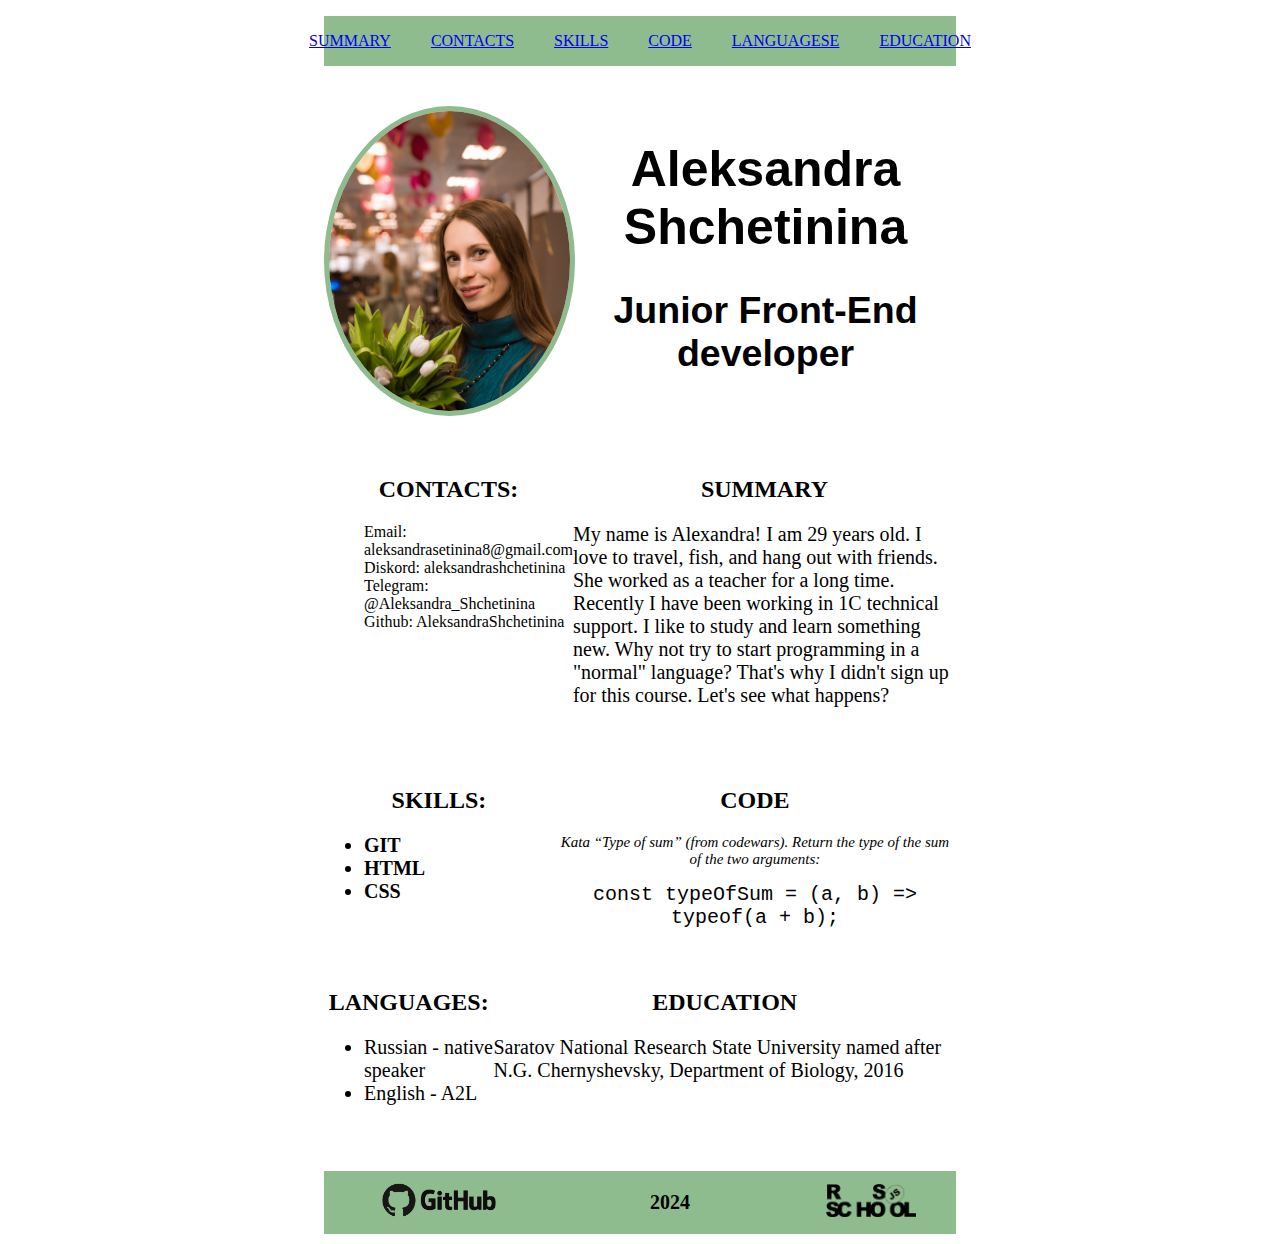
<file: index.html>
<!DOCTYPE html>
<html lang="en">
<head>
    <meta charset="UTF-8">
    <link rel="stylesheet" href="style.css">
    <meta name="viewport" content="width=device-width, initial-scale=1.0">
    <title>Document</title>
</head>
<body class="body">
    <div class="content">
        <header>
            <nav class="nav">
                <ul class="nav-list">
                    <li class="nav-item"><a href="#Summary" class="nav-link">SUMMARY</a></li>
                    <li class="nav-item"><a href="#Contacts" class="nav-link"> CONTACTS</a></li>
                    <li class="nav-item"><a href="#Skills" class="nav-link">SKILLS</a></li>
                    <li class="nav-item"><a href="#Code" class="nav-link">CODE</a></li>
                    <li class="nav-item"><a href="#Languagese" class="nav-link">LANGUAGESE</a></li>
                    <li class="nav-item"><a href="#Education" class="nav-link">EDUCATION</a></li>
                </ul>
            </nav>
        </header>
        <main>
            <div class="container">
                <div class="avatar"><img src="Photo.jpg" alt="my photo" width="300"></div>
                <div class="name">
                    <h1>Aleksandra Shchetinina</h1>
                    <h2>Junior Front-End developer</h2>
                </div>
            </div>
            <div class="container">
                <div class="contacts" id="Contacts">
                    <h2 id="contacts">CONTACTS:</h2>
                    <ul class="contacts-list">
                        <li class="contacts-list-elements">Email: aleksandrasetinina8@gmail.com</li>
                        <li class="contacts-list-elements">Diskord: aleksandrashchetinina</li>
                        <li class="contacts-list-elements">Telegram: @Aleksandra_Shchetinina</li>
                        <li class="contacts-list-elements">Github: AleksandraShchetinina</li>
                    </ul>
                </div>
                
                <div class="Summary" id="Summary">
                    <h2>SUMMARY</h2>
                    <p class="text">My name is Alexandra! I am 29 years old. I love to travel, fish, and hang out with
                        friends. She worked as a teacher for a long time. Recently I have been working in 1C technical
                        support. I like to study and learn something new. Why not try to start programming in a "normal"
                        language? That's why I didn't sign up for this course. Let's see what happens?</p>
                </div>
            </div>
            <div class="container">
                <div class="skills" id="Skills">
                    <h2 id="skills">SKILLS:</h2>
                    <ul class="skills-list">
                        <li class="skills-list-elements">GIT</li>
                        <li class="skills-list-elements">HTML</li>
                        <li class="skills-list-elements">CSS</li>
                    </ul>
                </div>
                <div class="code" id="Code">
                    <h2>CODE</h2>
                    <p class="Kata">Kata “Type of sum” (from codewars). Return the type of the sum of the two arguments:</p>
                    <code class="myCode">
                            const typeOfSum = (a, b) => typeof(a + b);
                    </code>
                </div>
            </div>
            <div class="container">
                <div class="languagese" id="Languagese">
                    <h2 id="language">LANGUAGES:</h2>
                    <ul class="language-list">
                        <li class="language-list-elements">Russian - native speaker</li>
                        <li class="language-list-elements">English - A2L</li>
                    </ul>
                </div>
                <div class="education" id="Education">
                    <h2>EDUCATION</h2>
                    <p class="text">Saratov National Research State University named after N.G. Chernyshevsky,
                        Department of Biology, 2016</p>
                </div>
            </div>
        </main>
    </div>
    <footer>
        <div class="footer">
            <a class="git" href="https://github.com/AleksandraShchetinina"><img src="github.png" alt="logo GitHub"
                    width="150"></a>
            <p class="year">2024</p>
            <a class="logo" href="https://rs.school/courses/javascript-preschool-ru"><img src="logo.png" alt="logo" width="90"></a>
        </div>
    </footer>
</body>
</html>
</file>
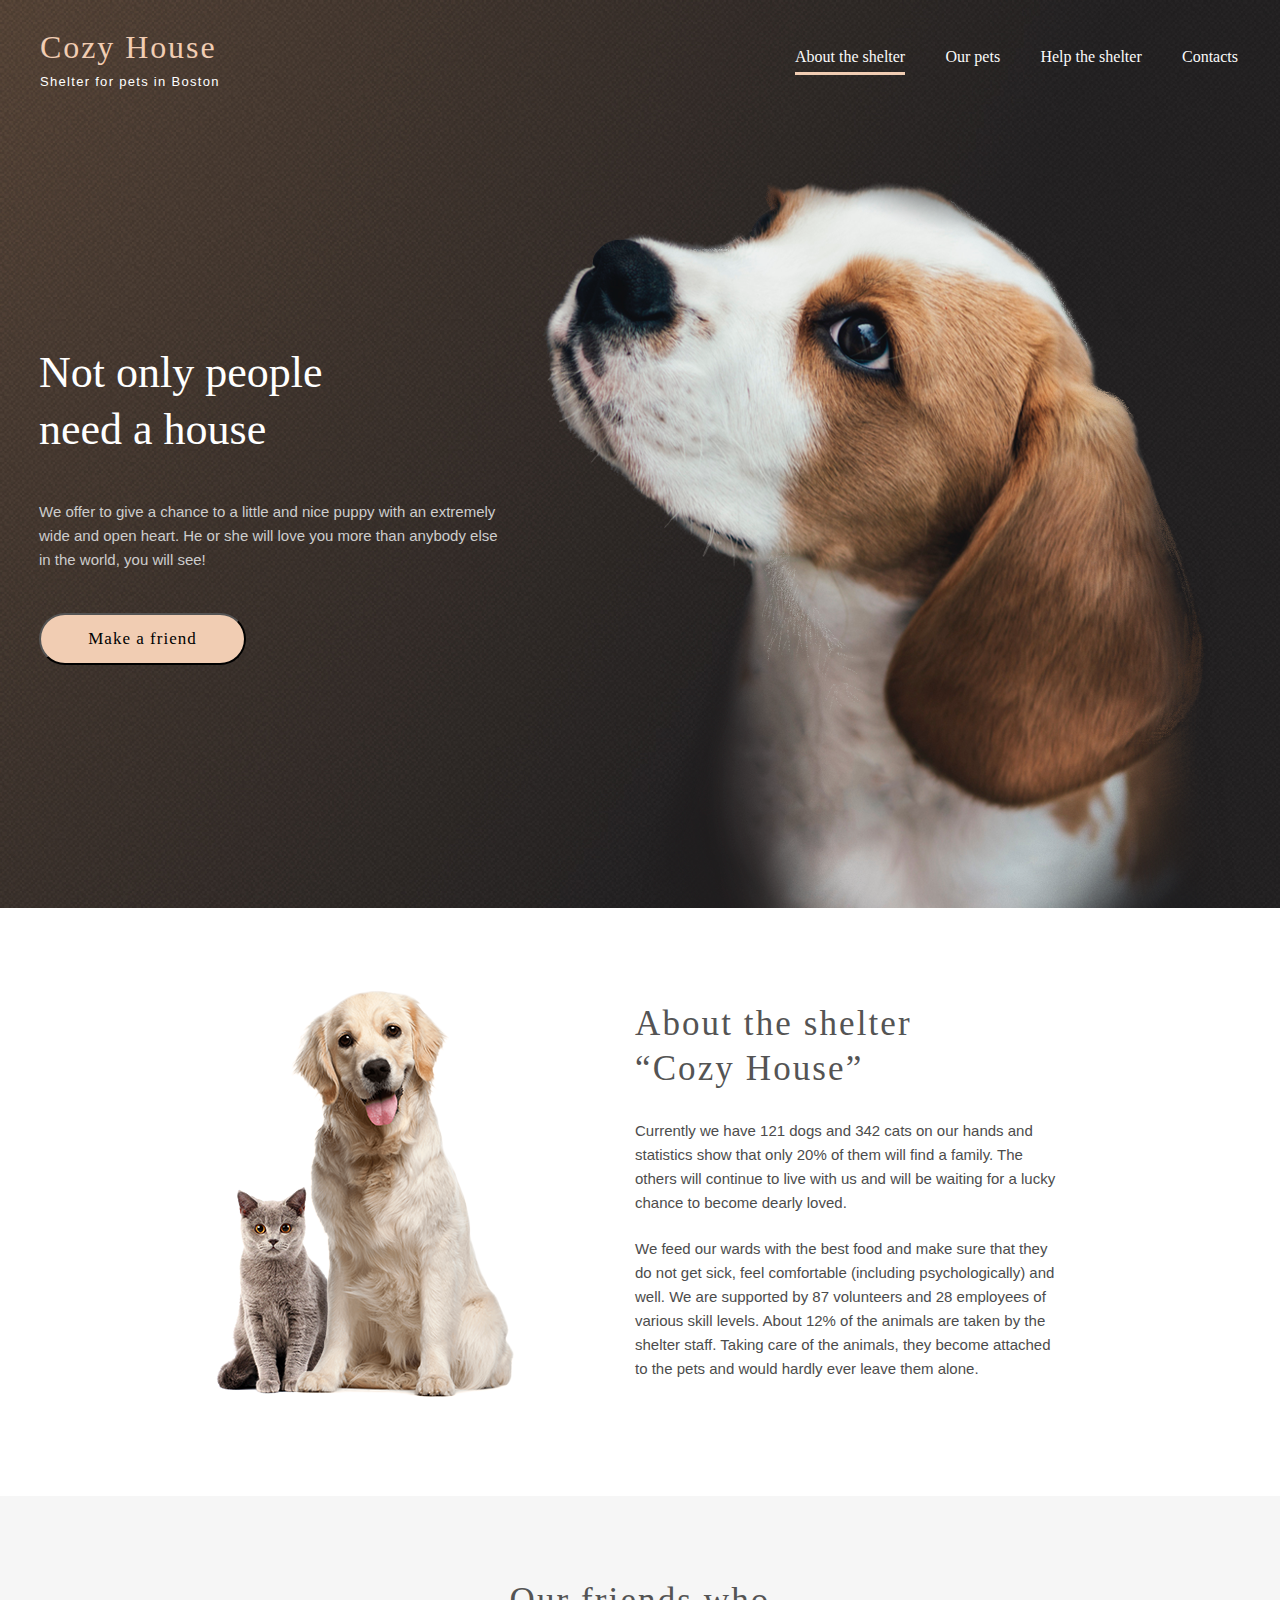
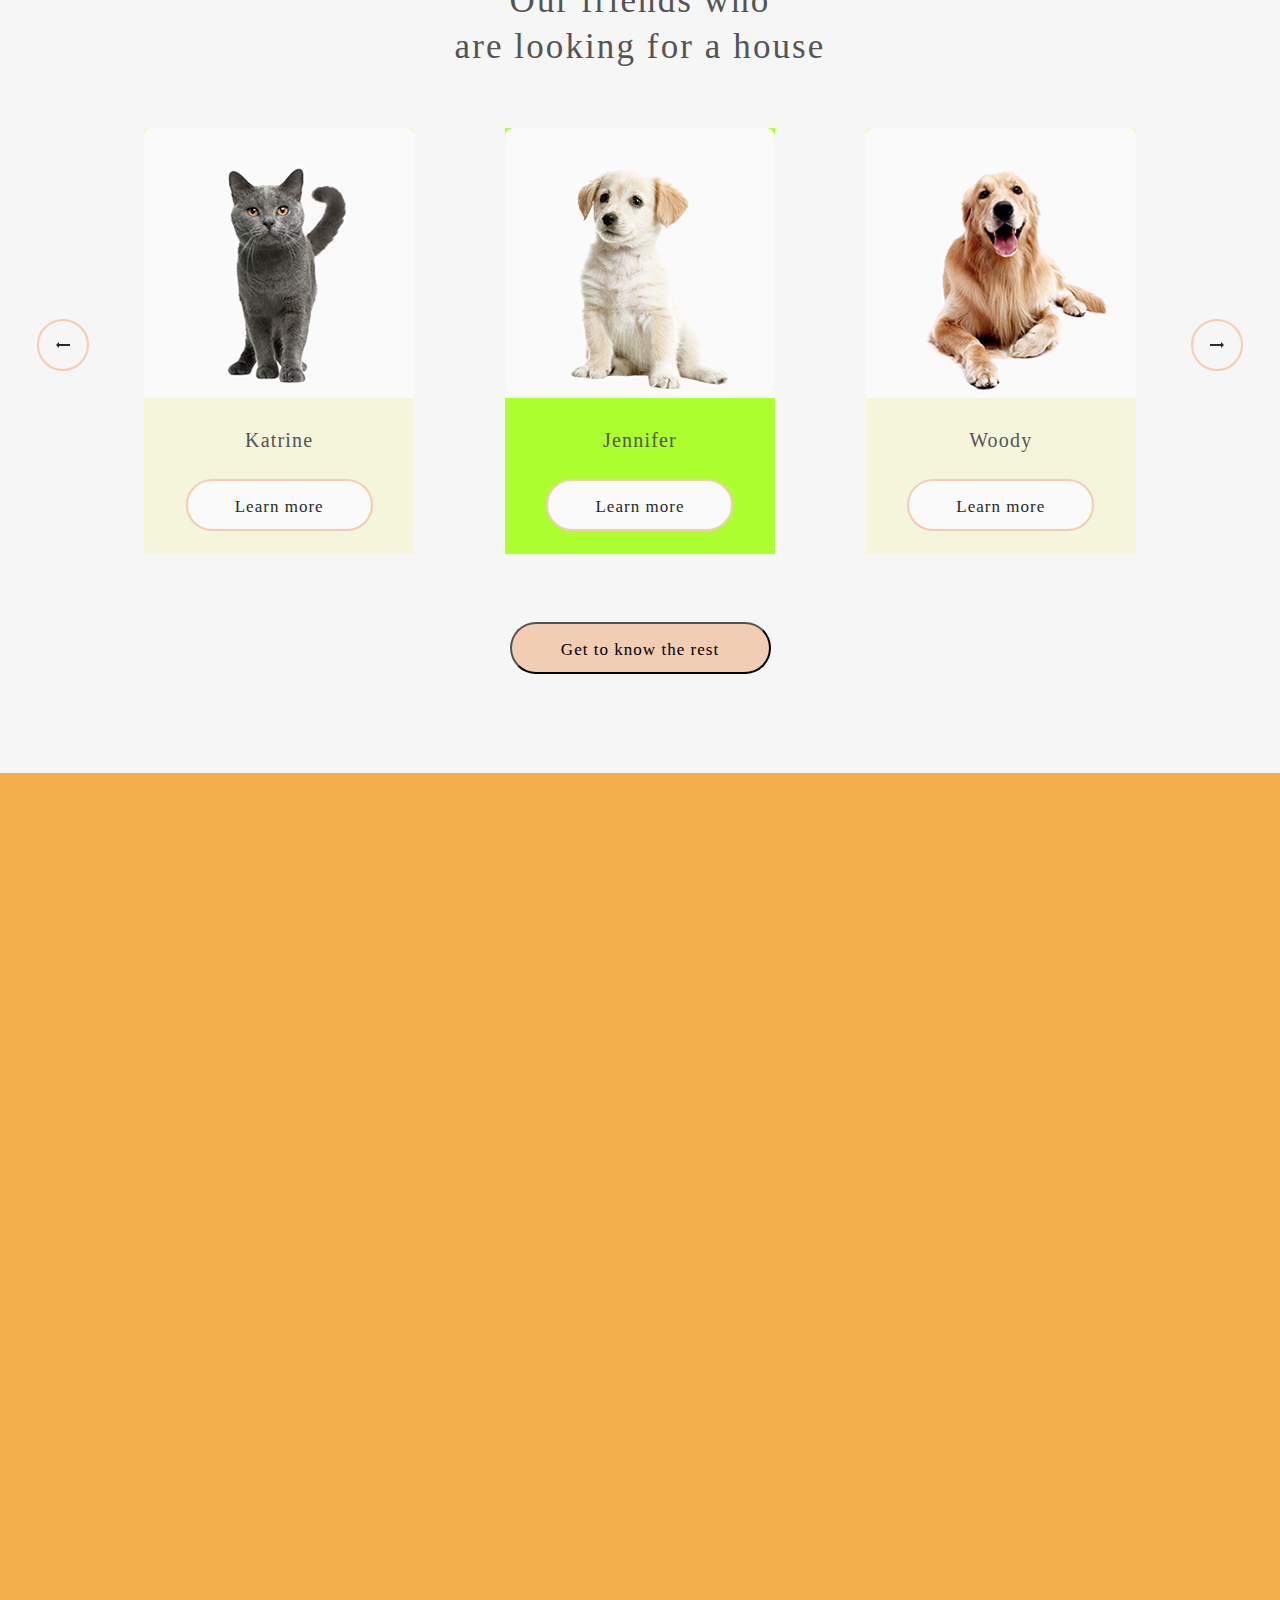
<file: shelter/index.html>
<!DOCTYPE html>
<html lang="en">

<head>
    <meta charset="UTF-8">
    <link rel="stylesheet" href="style.css">
    <meta name="viewport" content="width=device-width, initial-scale=1.0">
    <title>Document</title>
</head>

<body>
    <div class="container">
        <section class="start-screen">
            <header class="header">
                <div class="logo">
                    <h1 class="logo-title">Cozy House</h1>
                    <span class="logo-subtitle">Shelter for pets in Boston</span>
                </div>
                <nav class="nav-menu">
                    <ul class="nav-list">
                        <li class="nav-item-active">About the shelter</li>
                        <li class="nav-item">Our pets</li>
                        <li class="nav-item">Help the shelter</li>
                        <li class="nav-item">Contacts</li>
                    </ul>
                </nav>
            </header>
            <div class="start-screen-content">
                <section class="content">
                    <h2 class="heading">Not only people need a house</h2>
                    <p class="subheading">We offer to give a chance to a little and nice puppy with an extremely wide
                        and open heart. He or she will love you more than anybody else in the world, you will see!</p>
                    <button class="button-primary">Make a friend</button>
                </section>
                <img class="start-screen-puppy" src="img/start-screen-puppy.png" alt="dog">
            </div>
        </section>
        <section class="about">
            <section class="about-content">
                <img src="img/about-pets.png" alt="">
                <section class="about-content-text">
                    <h3 class="about-heading">About the shelter “Cozy House”</h3>
                    <p class="about-subheading">Currently we have 121 dogs and 342 cats on our hands and statistics show that only 20% of them will find a family. The others will continue to live with us and will be waiting for a lucky chance to become dearly loved.</p>
                    <p class="about-subheading">We feed our wards with the best food and make sure that they do not get sick, feel comfortable (including psychologically) and well. We are supported by 87 volunteers and 28 employees of various skill levels. About 12% of the animals are taken by the shelter staff. Taking care of the animals, they become attached to the pets and would hardly ever leave them alone.</p>
                </section>
            </section>
        </section>
        <section class="pets">
            <div class="pets-content">
                <h3 class="pets-heading">Our friends who<br>
                    are looking for a house</h3>
                <section class="slider">
                    <div class="button-arrow-left">
                        <img src="img/Arrow.png" alt="arrow">
                    </div>
                    <div class="pets-card">
                        <div class="card-img">
                            <img src="img/pets-katrine.png" alt="cat katrine">
                        </div>
                        <h4 class="card-text">Katrine</h4>
                        <button class="card-button">Learn more</button>
                    </div>
                    <div class="pets-card center">
                        <div class="card-img">
                            <img src="img/pets-jennifer.png" alt="cat katrine">
                        </div>
                        <h4 class="card-text">Jennifer</h4>
                        <button class="card-button">Learn more</button>
                    </div>
                    <div class="pets-card">
                        <div class="card-img">
                            <img src="img/pets-woody.png" alt="cat katrine">
                        </div>
                        <h4 class="card-text">Woody</h4>
                        <button class="card-button">Learn more</button>
                    </div>
                    <div class="button-arrow-right">
                        <img src="img/Arrow (1).png" alt="arrow">
                </div>
                </section>
                <button class="card-button-primary">Get to know the rest</button>
            </div>
        </section>
        <section class="help">

        </section>

    </div>
</body>

</html>
</file>
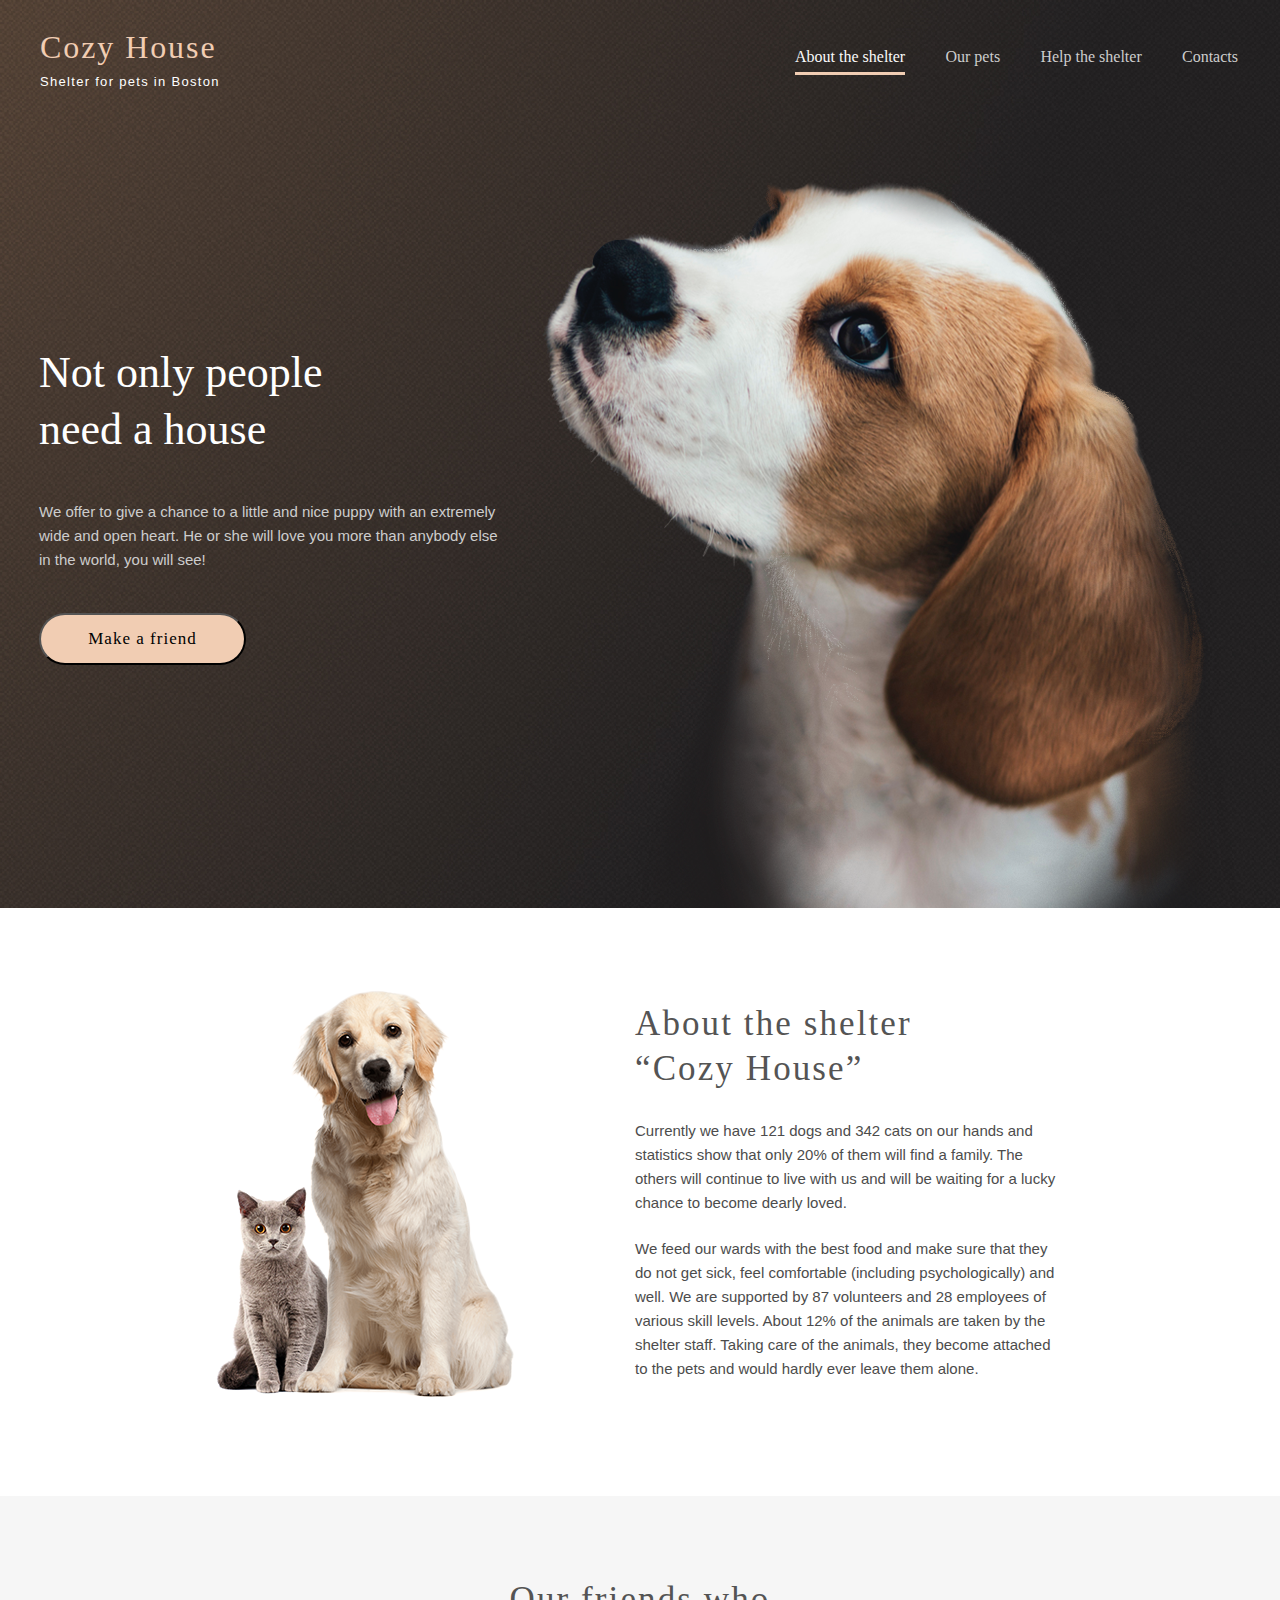
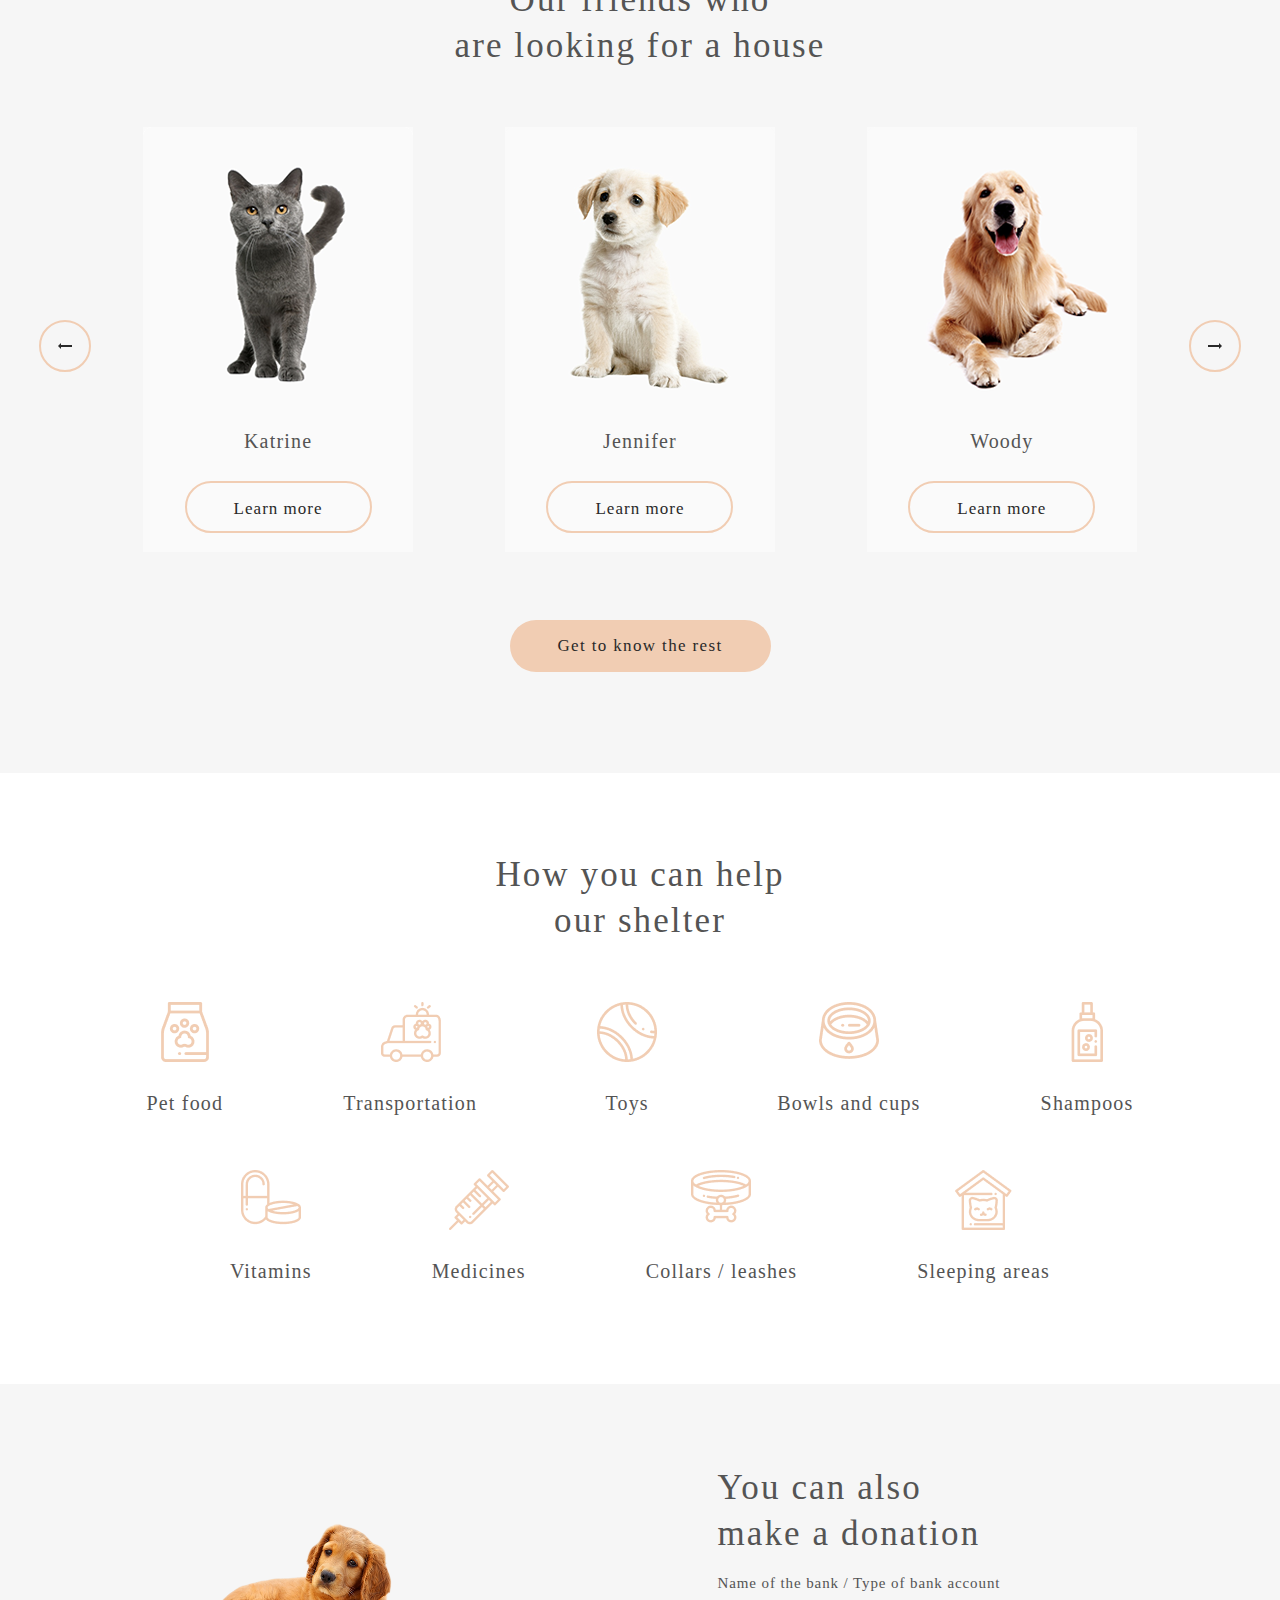
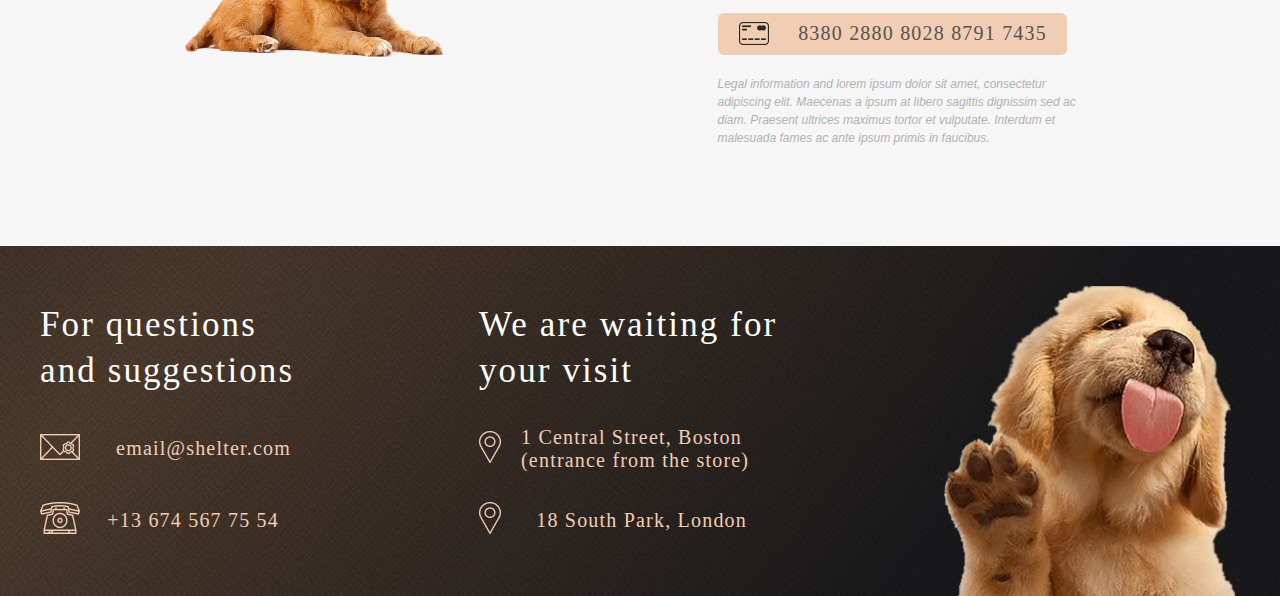
<file: shelter/main-1280/index.html>
<!DOCTYPE html>
<html lang="en">

<head>
    <meta charset="UTF-8">
    <link rel="stylesheet" href="style.css">
    <link rel="icon" href="img/sleeping-area.png">
    <meta name="viewport" content="width=device-width, initial-scale=1.0">
    <title>Shelter-part2</title>
</head>

<body>
    <div class="container">
        <section class="start-screen">
            <header class="header">
                <div class="logo">
                    <h1 class="logo-title"><a href="#" class="link-logo-title">Cozy House</a></h1>
                    <span class="logo-subtitle"><a href="#" class="link-logo-subtitle">Shelter for pets in
                            Boston</a></span>
                </div>

                <div class="burger-menu">
                    <div class="burger-line"></div>
                    <div class="burger-line"></div>
                    <div class="burger-line"></div>
                </div>

                    <nav class="nav-menu">
                        <ul class="nav-list">
                            <li class="nav-item active ">About the shelter</li>
                            <li class="nav-item">
                                <a href="../pets-1280/index.html" class="nav-link">Our pets</a>
                            </li>
                            <li class="nav-item">
                                <a href="#Help" class="nav-link">Help the shelter</a>
                            </li>
                            <li class="nav-item">
                                <a href="#Contacts" class="nav-link">Contacts</a>
                            </li>
                        </ul>

                    </nav>
            </header>

            <div class="start-screen-content">
                <section class="content">
                    <h2 class="heading">Not only people need a house</h2>
                    <p class="subheading">We offer to give a chance to a little and nice puppy with an extremely wide
                        and open heart. He or she will love you more than anybody else in the world, you will see!</p>
                    <button class="button-primary" onclick="window.location.href='#Our_pets'">Make a friend</button>
                </section>
                <img class="start-screen-puppy" src="img/start-screen-puppy.png" alt="dog">
            </div>
        </section>
        <div class="about" id="About">
            <div class="about-content">
                <img class="about-pets" src="img/about-pets.png" alt="pets">
                <section class="about-content-text">
                    <h3 class="about-heading">About the shelter “Cozy House”</h3>
                    <p class="about-subheading">Currently we have 121 dogs and 342 cats on our hands and statistics show
                        that only 20% of them will find a family. The others will continue to live with us and will be
                        waiting for a lucky chance to become dearly loved.</p>
                    <p class="about-subheading">We feed our wards with the best food and make sure that they do not get
                        sick, feel comfortable (including psychologically) and well. We are supported by 87 volunteers
                        and 28 employees of various skill levels. About 12% of the animals are taken by the shelter
                        staff. Taking care of the animals, they become attached to the pets and would hardly ever leave
                        them alone.</p>
                </section>
            </div>
        </div>
        <section class="pets" id="Our_pets">
            <div class="pets-content">
                <h3 class="pets-heading">Our friends who<br>
                    are looking for a house</h3>
                <section class="slider">
                    <div class="button-arrow-left">
                        <img src="img/Arrow.png" alt="arrow">
                    </div>

                    <div class="visible-slider">

                        <div class="pets-card">
                            <div class="card-img">
                                <img src="img/pets-katrine.png" alt="cat katrine">
                            </div>
                            <h4 class="card-text">Katrine</h4>
                            <button class="card-button">Learn more</button>
                        </div>

                        <div class="pets-card center">
                            <div class="card-img">
                                <img src="img/pets-jennifer.png" alt="cat katrine">
                            </div>
                            <h4 class="card-text">Jennifer</h4>
                            <button class="card-button">Learn more</button>
                        </div>

                        <div class="pets-card">
                            <div class="card-img">
                                <img src="img/pets-woody.png" alt="cat katrine">
                            </div>
                            <h4 class="card-text">Woody</h4>
                            <button class="card-button">Learn more</button>
                        </div>

                    </div>

                    <div class="button-arrow-right">
                        <img src="img/Arrow-two.png" alt="arrow">
                    </div>
                </section>
                <button class="card-button-primary" onclick="location.href='../pets-1280/index.html';">Get to know the
                    rest</button>
            </div>
        </section>
        <section class="help" id="Help">
            <h3 class="help-heading">How you can help<br>
                our shelter</h3>
            <div class="help-list">
                <div class="help-item">
                    <img src="img/Vector.png" alt="pet food">
                    <h4 class="help-item-title">Pet food</h4>
                </div>
                <div class="help-item">
                    <img src="img/transportation.png" alt="Transtortation">
                    <h4 class="help-item-title">Transportation</h4>
                </div>
                <div class="help-item">
                    <img src="img/toys.png" alt="Toys">
                    <h4 class="help-item-title">Toys</h4>
                </div>
                <div class="help-item">
                    <img src="img/bowls-and-cups.png" alt="Bowls and cups">
                    <h4 class="help-item-title">Bowls and cups</h4>
                </div>
                <div class="help-item">
                    <img src="img/shampoos.png" alt="Shampoos">
                    <h4 class="help-item-title">Shampoos</h4>
                </div>
                <div class="help-item">
                    <img src="img/vitamins.png" alt="Vitamins">
                    <h4 class="help-item-title">Vitamins</h4>
                </div>
                <div class="help-item">
                    <img src="img/medicines.png" alt="Medicines">
                    <h4 class="help-item-title">Medicines</h4>
                </div>
                <div class="help-item">
                    <img src="img/collars-or-leashes.png" alt="Collars / leashes">
                    <h4 class="help-item-title">Collars / leashes</h4>
                </div>
                <div class="help-item">
                    <img src="img/sleeping-area.png" alt="Sleeping areas">
                    <h4 class="help-item-title">Sleeping areas</h4>
                </div>
            </div>
        </section>
        <section class="donation">
            <div class="donation-content">
                <img class="donation-dog" src="img/donation-dog.png" alt="donation dog">
                <div class="donation-content-text">
                    <h3 class="donation-content-heading">You can also <br> make a donation</h3>
                    <h5 class="donation-subheading">Name of the bank / Type of bank account</h5>
                    <div class="credit-card">
                        <img src="img/credit-card.png" alt="credit card">
                        <h4 class="number-card"><a href="#" class="link-number-card">8380 2880 8028 8791 7435</a></h4>
                    </div>
                    <p class="donation-legal-information">Legal information and lorem ipsum dolor sit amet, consectetur
                        adipiscing elit. Maecenas a ipsum at libero sagittis dignissim sed ac diam. Praesent ultrices
                        maximus tortor et vulputate. Interdum et malesuada fames ac ante ipsum primis in faucibus.</p>
                </div>
            </div>
        </section>
        <footer class="footer" id="Contacts">
            <div class="footer-content">
                <div class="footer-contacts">
                    <h3 class="footer-contact-title">For questions <br> and suggestions</h3>
                    <div class="mail">
                        <a href="mailto:email@shelter.com"><img src="img/mail.png" alt="mail"> </a>
                        <h4>
                            <a href="mailto:email@shelter.com" class="footer-text">email@shelter.com </a>
                        </h4>

                    </div>
                    <div class="footer-phone">
                        <a href="tel:+136745677554">
                            <img src="img/phone.png" alt="phone">
                        </a>
                        <h4><a href="tel:+136745677554" class="footer-phone-number">+13 674 567 75 54</a></h4>
                    </div>
                </div>
                <div class="location">
                    <h3 class="footer-contact-title">We are waiting for your visit</h3>
                    <div class="location-boston">
                        <a href="https://www.google.com/maps/@42.3584369,-71.0569448,16z?entry=ttu" target="_blank">
                            <img src="img/pin.png" alt="pin">
                        </a>
                        <a href="https://www.google.com/maps/@42.3584369,-71.0569448,16z?entry=ttu" target="_blank"
                            class="link-location">
                            <h4 class="footer-text-boston">1 Central Street, Boston (entrance from the store)</h4>
                        </a>
                    </div>
                    <div class="location-london">
                        <a href="https://www.google.com/maps/@51.462099,-0.3134949,12z?entry=ttu" target="_blank">
                            <img src="img/pin.png" alt="pin">
                        </a>

                        <a href="https://www.google.com/maps/@51.462099,-0.3134949,12z?entry=ttu" target="_blank"
                            class="link-location">
                            <h4 class="footer-text">18 South Park, London</h4>
                        </a>
                    </div>
                </div>
                <img class="fotter-puppe" src="img/footer-puppy.png" alt="puppy">
            </div>
        </footer>
    </div>
</body>

</html>
</file>
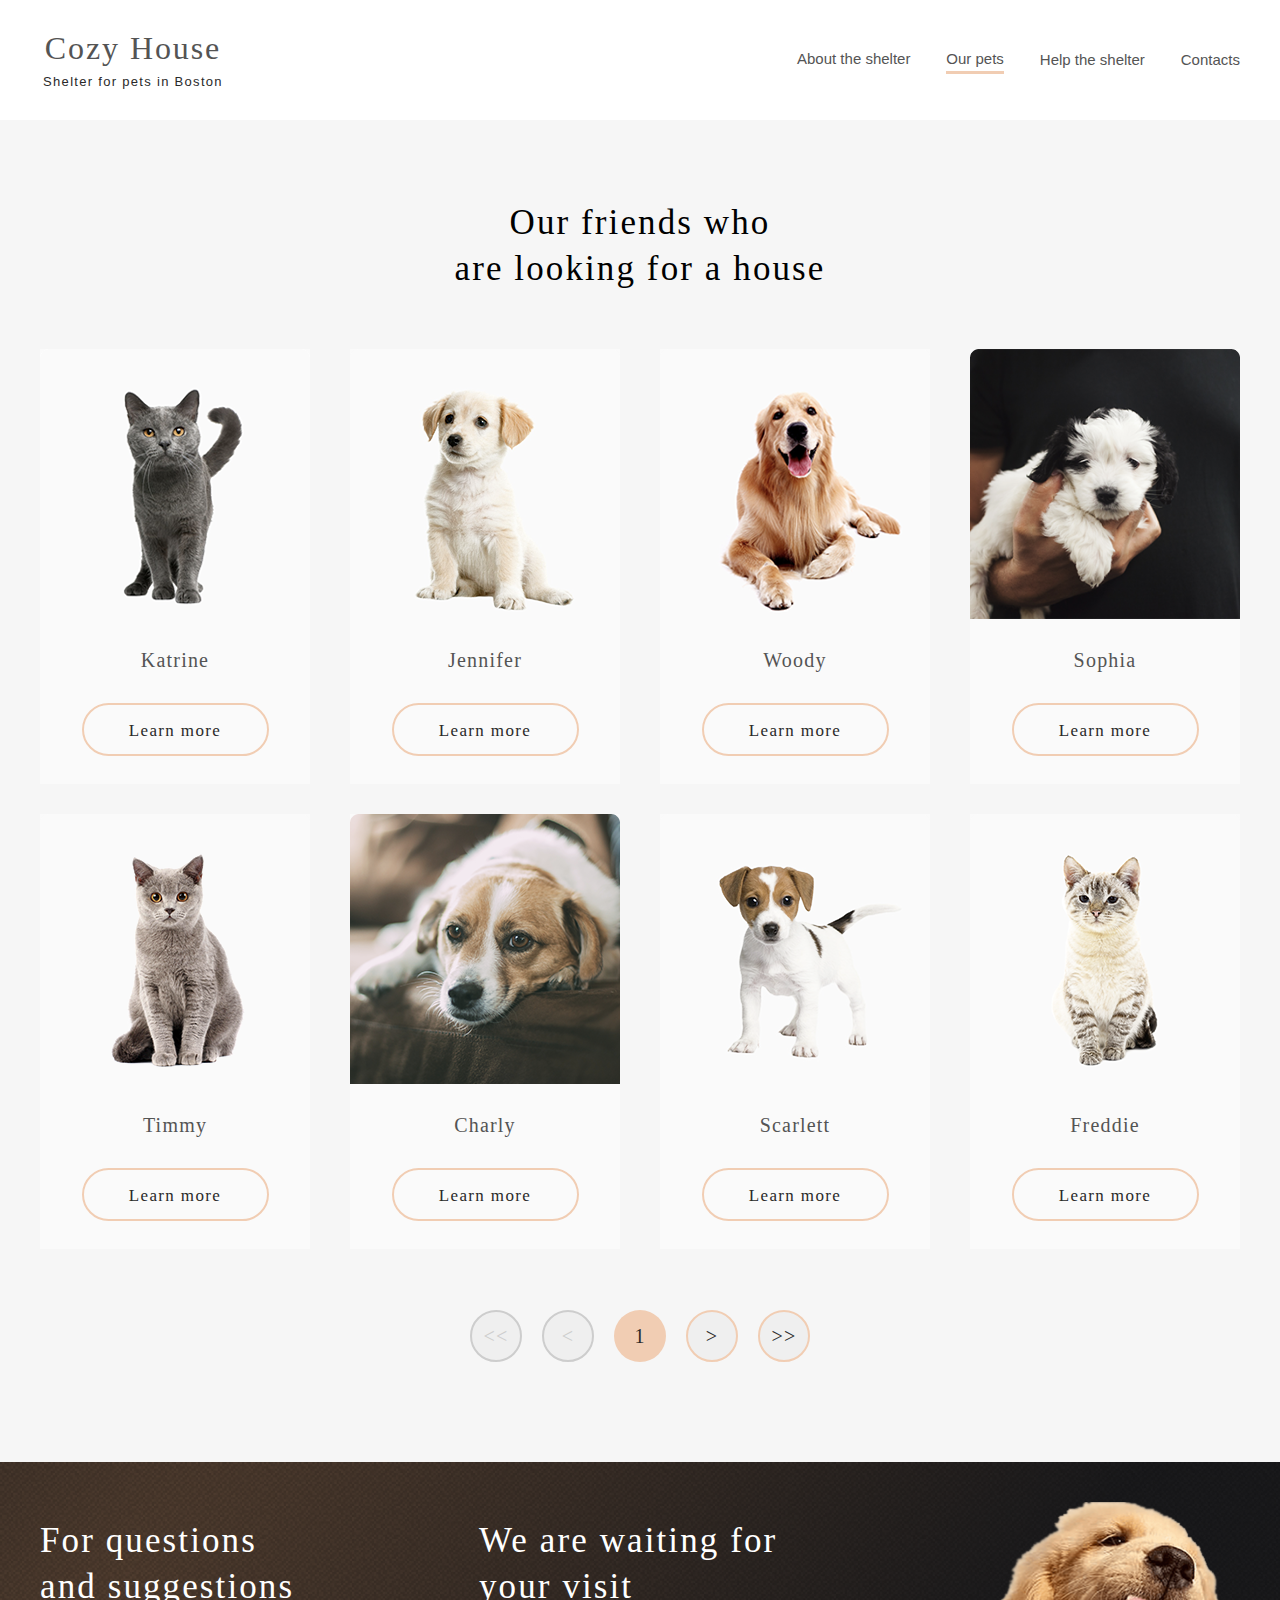
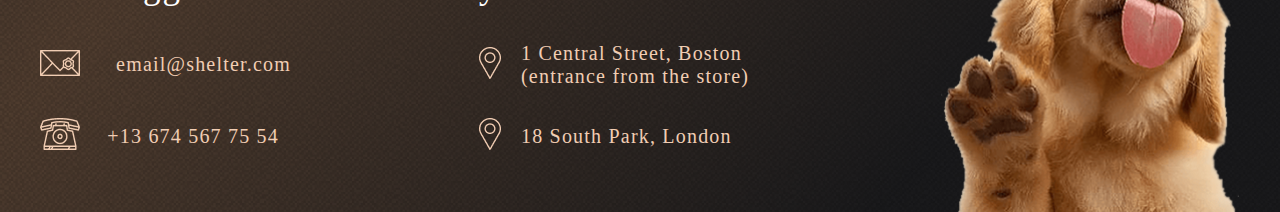
<file: shelter/pets-1280/index.html>
<!DOCTYPE html>
<html lang="en">
<head>
    <meta charset="UTF-8">
    <link rel="stylesheet" href="style.css">
    <link rel="icon" href="img/sleeping-area.png">
    <meta name="viewport" content="width=device-width, initial-scale=1.0">
    <title>Pets</title>
</head>
<body>
    <div class="container">
        <section class="header-container">
            <header class="header">
                <div class="logo">
                    <h1>
                        <a href="/shelter/main-1280/index.html" class="logo-title">Cozy House</a>
                    </h1>
                    <span>
                        <a href="/shelter/main-1280/index.html"  class="logo-subtitle">Shelter for pets in Boston</a>
                    </span>
                </div>

                <div class="burger-menu">
                    <div class="burger-line"></div>
                    <div class="burger-line"></div>
                    <div class="burger-line"></div>
                </div>

                <nav class="nav-menu">
                    <ul class="nav-list">
                        <li class="nav-item">
                            <a href="/shelter/main-1280/index.html" class="nav-link"
                            >About the shelter</a></li>
                        <li class="nav-item-active">Our pets</li>
                        <li>
                            <a href="/shelter/main-1280/index.html#Help" class="nav-item">Help the shelter</a>
                        </li>
                        <li>
                            <a href="#Contacts" class="nav-item">Contacts</a></li>
                    </ul>
                </nav>
            </header>
        </section>
        <section class="pets">
            <div class="pets-content">
                <h3 class="pets-heading">Our friends who <br>
                    are looking for a house</h3>
                    <div class="cards-container">
                        <div class="visible-slider">
                            <div class="cards">
                        <div class="card-content">
                            <img src="img/pets-katrine.png" alt="cat_Katrine">
                            <h4 class="pet-card-title">Katrine</h4>
                            <button class="pet-card-button">Learn more</button>
                        </div>
                        <div class="card-content">
                            <img src="img/pets-jennifer.png" alt="dog_Jennifer">
                            <h4 class="pet-card-title">Jennifer</h4>
                            <button class="pet-card-button">Learn more</button>
                        </div>
                        <div class="card-content">
                            <img src="img/pets-woody.png" alt="dog_Woody">
                            <h4 class="pet-card-title">Woody</h4>
                            <button class="pet-card-button">Learn more</button>
                        </div>
                        <div class="card-content">
                            <img src="img/pets-sophia.png" alt="dog_Sophia">
                            <h4 class="pet-card-title">Sophia</h4>
                            <button class="pet-card-button">Learn more</button>
                        </div>
                        <div class="card-content">
                            <img src="img/pets-timmy.png" alt="cat_Timmy">
                            <h4 class="pet-card-title">Timmy</h4>
                            <button class="pet-card-button">Learn more</button>
                        </div>
                        <div class="card-content">
                            <img src="img/pets-charly.png" alt="dog_Charly">
                            <h4 class="pet-card-title">Charly</h4>
                            <button class="pet-card-button">Learn more</button>
                        </div>
                        <div class="card-content">
                            <img src="img/pets-scarlet.png" alt="cat_Scarlett">
                            <h4 class="pet-card-title">Scarlett</h4>
                            <button class="pet-card-button">Learn more</button>
                        </div>
                        <div class="card-content">
                            <img src="img/pets-Freddie.png" alt="dog_Freddie">
                            <h4 class="pet-card-title">Freddie</h4>
                            <button class="pet-card-button">Learn more</button>
                        </div>
                    </div>
                </div>
                </div>
                    <div class="pet-navigation">
                        <button class="button-paginator-inactive">&lt;&lt;</button>
                        <button class="button-paginator-inactive">&lt;</button>
                        <button class="button-paginator-active">1</button>
                        <button class="button-paginator">></button>
                        <button class="button-paginator">>></button>
                    </div>
                </div>
        </section>
        <footer class="footer" id="Contacts">
            <div class="footer-content">
                <div class="contacts">
                    <h3 class="contacts-title">For questions <br> and suggestions</h3>
                    <div class="mail">
                        <a href="mailto:email@shelter.com"><img src="img/mail.png" alt="mail"></a>
                        <h4><a href="mailto:email@shelter.com" class="contact-text">email@shelter.com</a></h4>
                    </div>
                    <div class="phone">
                        <a href="tel:+136745677554"><img src="img/phone.png" alt="phone"></a>
                        <h4>
                            <a href="tel:+136745677554" class="contact-phone">+13 674 567 75 54</a>
                        </h4>
                    </div>
                </div>
                <div class="location">
                    <h3 class="contacts-title">We are waiting for your visit</h3>
                    <div class="boston">
                        <a href="https://www.google.com/maps/@42.3584369,-71.0569448,16z?entry=ttu" target="_blank">
                        <img src="img/pin.png" alt="location"></a>
                        <a href="https://www.google.com/maps/@42.3584369,-71.0569448,16z?entry=ttu" target="_blank" class="link-location">
                        <h4 class="text-location">1 Central Street, Boston (entrance from the store)</h4>
                        </a>
                    </div>
                    <div class="london">
                        <a href="https://www.google.com/maps/@51.462099,-0.3134949,12z?entry=ttu" target="_blank">
                        <img src="img/pin.png" alt="location"></a>
                        <a href="https://www.google.com/maps/@51.462099,-0.3134949,12z?entry=ttu" target="_blank" class="link-location">
                            <h4 class="text-location">18 South Park, London</h4></a>
                    </div>
                </div>
                <img class="footer-puppy" src="img/footer-puppy.png" alt="dog">
            </div>
            
        </footer>

    </div>
    
</body>
</html>
</file>
<file: style.css>
.html {
    scroll-behavior: smooth;
}

.content {
    margin: auto;
    width: 50%;
    min-height: 100vh;
}

.nav {
    background-color: darkseagreen;
}

.nav-list {
    list-style: none;
    display: flex;
    justify-content: center;
    align-items: center;
    padding: 0;

}

.nav-link {
    padding: 0 20px;
    line-height: 50px;
}

.container {
    display: flex;
    justify-content: center;
    margin-top: 40px;

}

.avatar {
    position: relative;
    border-radius: 50%;
    border: 5px solid darkseagreen;
    width: 300px;
    height: 300px;
    overflow: hidden;
}

.name {
    width: 75%;
    font-size: 25px;
    font-family: 'Lucida Sans', 'Lucida Sans Regular', 'Lucida Grande', 'Lucida Sans Unicode', Geneva, Verdana, sans-serif;
    text-align: center;
}

.contacts {
    width: 40%;
    text-align: center;
}

.contacts-list {
    text-align: center;

}

.contacts-list-elements {
    list-style: none;
    text-align: left;
    font-size: 16px;
}

.Summary {
    width: 70%;
    text-align: center;
}

.text {
    font-size: 20px;
    text-align: left;
}

.skills {
    width: 40%;
    text-align: center;
}

.skills-list {
    text-align: center;
}

.skills-list-elements {
    text-align: left;
    font-size: 20px;
    font-weight: bold;
}

.Kata {
    font-size: 15px;
    font-style: italic;
}

.code {
    width: 70%;
    text-align: center;
}

.myCode {
    font-size: 20px;
}

.languagese {
    width: 50%;
    text-align: center;

}

.language-list {
    text-align: center;
}

.language-list-elements {
    text-align: left;
    font-size: 20px;
}

.education {
    text-align: center;
}

.footer {
    display: flex;
    justify-content: space-between;
    margin: auto;
    margin-top: 50px;
    width: 50%;
    background-color: darkseagreen;
    text-align: center;
    font-weight: bold;
}

.logo {
    margin-right: 40px;
    align-content: center;
}

.git {
    margin-left: 40px;
    align-content: center;
}

.year {
    font-weight: bold;
    font-size: 20px;
}
</file>
<file: shelter/style.css>
* {
    margin: 0;
    padding: 0;
    box-sizing: border-box;
}
.container{
    width: 1280px;
    height: 4000px;
    margin: 0 auto;
    background-color: rgb(243, 175, 74);
}

.start-screen{
    display: flex;
    flex-direction: column;
    background: url(img/start-screen-background.jpg);
    background-image: url(img/start-screen-gradient-background.jpg);   
}

.header{
    width: 1200px;
    height: 60px;
    margin: 40px;
    margin-top: 30px;
    display: flex;
    justify-content: space-between;
}

.logo{
    display: flex;
    flex-direction: column;
    justify-content: space-between;
    width: 186px; 
    height: 60px;
}

.logo-title{
    font-family: Georgia;
    font-size: 32px;
    margin: 0;
    line-height: 35.2px;
    font-weight: 400;
    letter-spacing: 0.06em;
    color: #F1CDB3;
}

.logo-subtitle{
    font-family: Arial;
    font-size: 13px;
    line-height: 14.95px;
    font-weight: 400;
    letter-spacing: 0.1em;
    color:#FFFFFF;
}
.nav-menu{
    padding: 18px 2px;
}
.nav-list{
    display: flex;
    justify-content: space-between;
    width: 443px;
    height: 27px;

    list-style: none;

}
.nav-item{
   color: #FAFAFA;

}
.nav-item-active{
    border-bottom: 3px solid #F1CDB3;
    color: #FAFAFA; 
}

.start-screen-content{
    display: flex;
    justify-content: space-between;
    width: 100%;
    height: 728px;
    padding: 50px 40px 0px 39px;
    margin-bottom: 50px;
}
.content{
    display: flex;
    justify-content: space-between;
    flex-direction: column;
    width: 460px;
    height: 321px;
    margin-top: 164px;
}
.heading{
    width: 310px;
    height: 114px;
    font-family: Georgia;
    font-size: 44px;
    line-height: 57.2px;
    color: #FFFFFF;
    font-weight: 400;
}
.subheading{
    width: 460px;
    height: 72px;
    font-family: Arial;
    font-weight: 400;
    font-size: 15px;
    line-height: 24px;
    color: #CDCDCD;
}
.button-primary{
    width: 207px;
    height: 52px;
    border-radius: 100px;
    background-color: #F1CDB3;
    color: #000;
    font-family: GeorgiaRegular;
    font-size: 17px;
    font-weight: 500;
    line-height: 22.1px;
    letter-spacing: 0.06em;
}
.start-screen-puppy{
    width: 698px;
    height: 728px;
}
.about{
    width: 100%;
    height: 588px;
    display: flex;
    align-items: center;
    background-color: #FFFFFF
}
.about-content{
    width: 100%;
    height: 408px;
    display: flex;
    justify-content: space-between;
    padding: 0px 215px;
    background-color: #FFFFFF;
    margin-bottom: 17px;
}
.about-content-text{
    width: 430px;
    height: 380px;
}
.about-heading{
    width: 370px;
    height: 90px;
    font-family: Georgia;
    font-size: 35px;
    font-weight: 400;
    line-height: 45.5px;
    letter-spacing: 0.06em;
    margin: 11px 0 28px;
    color: #545454;
}
.about-subheading{
    width: 430px;
    font-family: Arial;
    font-weight: 400;
    font-size: 15px;
    line-height: 24px;
    color: #4C4C4C;
    margin-top: 22px;
}
.pets{
    width: 100%;
    height: 877px;
    padding-top: 5px;
    background-color: #F6F6F6;
}
.pets-content{
    display: flex;
    align-items: center;
    flex-direction: column;
    justify-content: space-around;
    width: 93,75%;
    height: 877px;
    padding-top: 7px;
}

.pets-heading{
    font-family: Georgia;
    font-size: 35px;
    line-height: 45.5px;
    font-weight: 400;
    letter-spacing: 0.06em;
    color: #545454;
    text-align: center;
    padding-top: 70px;
    margin-bottom: 59px;
}
.slider{
    width: 100%;
    height: 435px;
    display: flex;
    justify-content: space-around;
    align-items: center;
    margin-bottom: 68px;
    padding: 0px 0px;   
}

.pets-card{
    display: flex;
    flex-direction: column;
    justify-content: space-between;
    height: 100%;
    align-items: center;
    background-color: beige;   
}
 .pets-card.center{
background-color: greenyellow;
margin: 0 36px;
}

.button-arrow-left{
    width: 52px;
    height: 52px;
    border-radius: 100px;
    border: 2px solid #F1CDB3;
    display: flex;
    justify-content: center;
    align-items: center;
    margin-left: 10px;
    margin-top: 7px;
}
.button-arrow-right{
    width: 52px;
    height: 52px;
    border-radius: 100px;
    border: 2px solid #F1CDB3;
    display: flex;
    justify-content: center;
    align-items: center;
    margin-right: 10px;
    margin-top: 7px;
}
.pets-img{
    width: 270px;
    height: 270px;
}

.card-text{
    font-family: Georgia;
    font-size: 20px;
    font-weight: 400;
    line-height: 22.72px;
    line-height: 23px;
    letter-spacing: 0.06em;
    color: #545454;
    text-align: center;
}

.card-button{
    width: 187px;
    height: 52px;
    border-radius: 100px;
    border: 2px solid #F1CDB3;
    padding: 15px 45px;
    color: #292929;
    font-size: 17px;
    font-family: GeorgiaRehular;
    line-height: 22.1px;
    letter-spacing: 0.06em;
    font-weight: 400;
    background-color: #FAFAFA;
    margin-bottom: 23px;
}
.card-button-primary{
    width: 261px;
    height: 52px;
    border-radius: 100px;
    background-color:#F1CDB3 ;
    padding: 15px 45px;
    font-size: 17px;
    font-family: GeorgiaRegular;
    line-height: 22.1px;
    letter-spacing: 0.06em;
    font-weight: 400;
    text-align: center;
    margin-bottom: 104px;
}
.help{
    width: 100%;
    height: 611px;
}
</file>
<file: shelter/main-1280/style.css>
* {
    margin: 0;
    padding: 0;
    box-sizing: border-box;
}

html {
    scroll-behavior: smooth;

}

.container {
    max-width: 1280px;
    margin: 0 auto;
}

/*----------------------------------------------------------start-screen------------------------------------------------------------------*/
.start-screen {
    width: 100%;
    display: flex;
    flex-direction: column;
    background: url(img/start-screen-background.jpg);
    background-image: url(img/start-screen-gradient-background.jpg);
}

@media (max-width: 1279px) {
    .start-screen {
        width: 100%;
        height: auto;
        background-size: 100% 100%;
    }

}  
@media (max-width: 767px) {
    .start-screen {
        align-items: center;
    }

}  

    @media (max-width: 400px) {
        .start-screen {
            width: 100%;
            height: 823px;
            background-size: 100% 100%;
        }
    }


.header {
    width: 1200px;
    height: 60px;
    margin: 40px;
    margin-top: 30px;
    display: flex;
    justify-content: space-between;
}

@media (max-width: 1279px) {
    .header {
        width: calc(100% - 60px);
        margin: 30px;
        margin-bottom: 0;
    }
}

@media (max-width: 400px) {
    .header {
        width: calc(100% - 20px);
        margin-left: 20px;
        margin-top: 30px;
    }
}

.logo {
    display: flex;
    flex-direction: column;
    justify-content: space-between;
    width: 186px;
    height: 60px;
}

.logo-title {
    font-family: Georgia;
    font-size: 32px;
    margin: 0;
    line-height: 35.2px;
    font-weight: 400;
    letter-spacing: 0.06em;
    color: #F1CDB3;
}

.logo-subtitle {
    font-family: Arial;
    font-style: normal;
    font-size: 13px;
    line-height: 14.95px;
    font-weight: 400;
    letter-spacing: 0.1em;
    color: #FFFFFF;

}

.link-logo-title {
    text-decoration: none;
    color: #F1CDB3;
}

.link-logo-subtitle {
    text-decoration: none;
    color: #FFFFFF;
}

.nav-link {
    text-decoration: none;
    color: #CDCDCD;
}

.nav-menu {
    padding: 18px 2px;
}

.nav-list {
    display: flex;
    justify-content: space-between;
    width: 443px;
    height: 27px;
    list-style: none;
}

.nav-item {
    color: #CDCDCD;
    transition: .3s all ease-in-out;
}

.nav-item :hover {
    cursor: pointer;
    color: #FAFAFA;
    transition: .3s all ease-in-out;

}

.active {
    border-bottom: 3px solid #F1CDB3;
    color: #FAFAFA;
}

.burger-menu {
    display: none;

}

.burger-line {
    height: 2px;
    width: 30px;
    background: #F1CDB3;

}

.start-screen-puppy {
    width: 698px;
    height: 728px;

}

@media (max-width: 1279px) {
    .start-screen-puppy {
        margin-top: 100px;
        margin-left: auto;
        margin-right: 0;
        width: 569px;
        height: 593px;

    }
}

@media (max-width: 768px) {

    .start-screen-puppy {
        width: 569px;
        height: 593px;
        margin-right: 0;
        margin-top: 100px;
        margin-left: 133px;
    }
}

@media (max-width: 767px) {

    /* .content {
            max-width: 460px;
            height: 322px;
            margin-top: 0;
        } */
        

    .start-screen-puppy {
        width: 369px;
        height: 393px;
        margin-right: 0;
        margin-top: 0;
        margin-left: 0;
    }
}


.start-screen-content {
    display: flex;
    justify-content: space-between;
    width: 100%;
    height: 728px;
    padding: 50px 40px 0px 39px;
    margin-bottom: 50px;
}


@media (max-width: 1279px) {
    .start-screen-content {
        width: calc(100% - 60px);
        flex-wrap: wrap;
        justify-content: center;
        height: auto;
    }
}

@media (max-width: 768px) {
    .start-screen-content {
        width: 569px;
        height: 1025px;
        margin-left: 99px;
        margin-top: 0px;
    }
}
@media (max-width: 767px) {
    .start-screen-content {
        width: 100%;
        height: 1025px;
        margin-left: 0;
        margin-top: 0px;
    }
}


@media (max-width: 400px) {
    .start-screen-content {
        width: 320px;
        height: 823px;
        margin: 0 auto;
        margin-top: 0px;
    }
}

.content {
    display: flex;
    justify-content: space-between;
    flex-direction: column;
    width: 460px;
    height: 321px;
    margin-top: 164px;
}



@media (max-width: 768px) {
    .content {
        max-width: 460px;
        height: 322px;
        margin-top: 9px;

    }
}



@media (max-width: 767px) {
    .content {
        max-width: 300px;
        height: 296px;
        align-items: center;
        margin-top: 10px;

    }
}

.heading {
    width: 310px;
    height: 114px;
    font-family: Georgia;
    font-size: 44px;
    line-height: 57.2px;
    color: #FFFFFF;
    font-weight: 400;

}

.subheading {
    width: 460px;
    height: 72px;
    font-family: Arial;
    font-weight: 400;
    font-size: 15px;
    line-height: 24px;
    color: #CDCDCD;
}

.button-primary {
    width: 207px;
    height: 52px;
    border-radius: 100px;
    background-color: #F1CDB3;
    color: #000;
    font-family: Georgia;
    font-size: 17px;
    font-weight: 500;
    line-height: 22.1px;
    letter-spacing: 0.06em;
}

@media (max-width: 1279px) {
    .button-primary {
        margin: 0 auto;
    }
}

@media (max-width: 712px) {
    .nav-menu {
        width: 0;
        height: 0;
        display: none;
    }

    .burger-menu {
        display: flex;
        justify-content: space-between;
        flex-direction: column;
        width: 30px;
        height: 22px;
        margin-right: 22px;
        margin-top: 18px;
    }
}




@media(max-width: 488px){
    .subheading {
        width: 300px;
        height: 94px;
    }

}

@media (max-width: 400px) {
    .start-screen-content {
        width: 300px;
        height: 673px;
        text-align: center;

    }

    .heading {
        width: 260px;
        height: 64px;
        font-size: 25px;
        line-height: 35.2px;
        letter-spacing: 0.06em;
        text-align: center;
        margin-bottom: 1px;
    }


    .start-screen-puppy {
        width: 260px;
        height: 271px;
        margin-top: 105px;
        margin-left: 37px;
    }
}

/*----------------------------------------------------------about------------------------------------------------------------------*/

.about {
    width: 100%;
    height: 588px;
    display: flex;
    align-items: center;
    background-color: #FFFFFF
}

@media (max-width: 1279px) {
    .about {
        width: auto
    }
}

@media (max-width: 768px) {
    .about {
        width: 768px;
        height: 1048px;
        padding-top: 61px;
        justify-content: center;
    }
}

@media (max-width: 767px) {
    .about {
        padding-top: 0px;
        width: 100%;
    }
}

.about-content {
    width: 100%;
    height: 408px;
    display: flex;
    justify-content: space-between;
    padding: 0px 215px;
    background-color: #FFFFFF;
    margin-bottom: 17px;
}

@media (max-width: 1279px) {
    .about-content {
        flex-direction: row;
        align-items: center;
        padding: 0 5%;

    }
}

.about-heading {
    width: 370px;
    height: 90px;
    font-family: Georgia;
    font-size: 35px;
    font-weight: 400;
    line-height: 45.5px;
    letter-spacing: 0.06em;
    margin: 11px 0 28px;
    color: #545454;
}

@media (max-width: 768px) {
    .about-content {
        flex-direction: column-reverse;
        padding: 0px 215px;
        width: 437px;
        height: 868px;
        margin-bottom: 85px;
        margin-left: 3px;
      
    }

    .about-heading {
        margin: 0 0 26px
    }

    .about-content-text p.about-subheading:nth-child(3) {
        margin-top: 24px;
    }

}

.about-content-text {
    width: 430px;
    height: 380px;
}

.about-subheading {
    width: 430px;
    font-family: Arial;
    font-weight: 400;
    font-size: 15px;
    line-height: 24px;
    color: #4C4C4C;
    margin-top: 22px;
}

.about-pets {
    height: 408px;
    width: 300px;
}

@media (max-width: 768px) {
    .about-pets {
        width: 300px;
        height: 408px;
    }
}

@media (max-width: 400px) {
    .about {
        width: 100%;
        height: 974px;
        padding-top: 85px;
    }

    .about-content {
        width: 300px;
        height: auto;
       padding: 0;
    }

    .about-content-text {
        display: flex;
        flex-direction: column;
        width: 270px;
        height: 494px;
        align-items: center;
        text-align: justify;
        margin-bottom: 44px;
        margin-right: 5px;

    }

    .about-heading {
        width: 250px;
        height: 64px;
        font-size: 25px;
        line-height: 32.5px;
        letter-spacing: 0.06em;
        text-align: center;
        margin: 0;

    }

    .about-subheading {
        width: 270px;
        font-size: 15px;
        font-style: normal;
        line-height: 24px;

    }

    .about-pets {
        height: 353px;
        width: 260px;

    }
}

/*----------------------------------------------------------pets------------------------------------------------------------------*/

.pets {
    width: 100%;
    height: 877px;
    padding-top: 3px;
    background-color: #F6F6F6;
}

.pets-content {
    display: flex;
    align-items: center;
    flex-direction: column;
    justify-content: space-around;
    width: 93, 75%;
    height: 877px;
    padding-top: 7px;
}

@media (max-width: 768px) {
    .pets {
        width: 768px;
        height: 877px;
    }
    .about-pets {
        justify-content: center;
    }
}


.pets-heading {
    font-family: Georgia;
    font-size: 35px;
    line-height: 45.5px;
    font-weight: 400;
    letter-spacing: 0.06em;
    color: #545454;
    text-align: center;
    padding-top: 71px;
    margin-bottom: 59px;
}

.slider {
    width: 100%;
    height: 435px;
    display: flex;
    justify-content: space-around;
    align-items: center;
    margin-bottom: 68px;
    padding: 0px 0px;
}

@media (max-width: 1279px) {
    .slider {
        height: auto;
    }
}

.pets-card {
    display: flex;
    flex-direction: column;
    justify-content: space-between;
    height: 100%;
    align-items: center;
    background-color: #FAFAFA
}

.link-number-card {
    text-decoration: none;
    color: #545454;
}

.pets-card.center {
    margin: 0 36px;
}

.visible-slider {
    display: flex;
    height: 100%;
    width: 82%;
    justify-content: space-around;
    overflow: hidden;
}

.pets-card:hover {
    cursor: pointer;
    cursor: pointer;
    background: #FFFFFF;
    box-shadow: 0px 2px 35px 14px rgba(13, 13, 13, 0.04);
    transition: all .3s ease-in;
}

.button-arrow-left {
   grid-area: button-arrow-left;
    width: 52px;
    height: 52px;
    border-radius: 100px;
    border: 2px solid #F1CDB3;
    display: flex;
    justify-content: center;
    align-items: center;
    margin-top: 13px;
    margin-left: 27px;
}

.button-arrow-left:hover {
    cursor: pointer;
    background-color: #F1CDB3;
}

.button-arrow-right {
    grid-area: button-arrow-right;
    width: 52px;
    height: 52px;
    border-radius: 100px;
    border: 2px solid #F1CDB3;
    display: flex;
    justify-content: center;
    align-items: center;
    margin-right: 27px;
    margin-top: 13px;
}

.button-arrow-right:hover {
    cursor: pointer;
    background-color: #F1CDB3;
}


.nav-link-button {
    text-decoration: none;
    color: #292929;

}

.pets-img {
    width: 270px;
    height: 270px;
}

.card-text {
    font-family: Georgia;
    font-size: 20px;
    font-weight: 400;
    line-height: 22.72px;
    line-height: 23px;
    letter-spacing: 0.06em;
    color: #545454;
    text-align: center;
}

.card-button {
    width: 187px;
    height: 52px;
    border-radius: 100px;
    border: 2px solid #F1CDB3;
    padding: 15px 45px;
    color: #292929;
    font-size: 17px;
    font-family: GeorgiaRegular;
    line-height: 22.1px;
    letter-spacing: 0.06em;
    font-weight: 400;
    background-color: #FAFAFA;
    margin-bottom: 19px;
}

.pets-card:hover .card-button {
    cursor: pointer;
    background: #F1CDB3;
    transition: all .3s ease-in;
}

.card-button-primary {
    width: 261px;
    height: 52px;
    border-radius: 100px;
    border: none;
    background-color: #F1CDB3;
    padding: 15px 45px;
    font-size: 17px;
    font-family: GeorgiaRegular;
    line-height: 22.1px;
    letter-spacing: 0.08em;
    font-weight: 400;
    text-align: center;
    margin-bottom: 104px;
    color: #292929;
}

.card-button-primary:hover {
    cursor: pointer;
    background-color: rgb(221, 169, 150);

}

@media (max-width: 768px) {

    .slider {
        width: 708px;
        height: 435px;
        justify-content: space-between;
        margin-bottom: 58px;


    }

    .visible-slider {
        justify-content: space-between;
        overflow: hidden;
        width: 580px;
        height: 435px;
        display: flex;

    }

    .button-arrow-left {

        margin-left: 0;
        margin-top: 0;

    }

    .button-arrow-right {

        margin-right: 2px;
        margin-top: 0;

    }

    .card-button {

        margin-bottom: 32px;
        margin-left: 1px;
    }

    .card-text {

        margin-bottom: 6px;

    }


    @media (max-width: 767px) {
        .pets {
            width: 100%;
            height: 791px;
        }

        .pets-content {
            width: 300px;
            height: 707px;
            align-items: center;
margin: 0 auto;
        }

        .pets-heading {
            width: 300px;
            height: 64px;
            font-size: 25px;
            line-height: 32.5px;
            text-align: center;
            padding-top: 6px;
            margin-bottom: 48px;
            margin-top: 26px;
            margin-left: 15px;
        }

        .slider {
            width: 270px;
            height: 435px;
            display: grid;
            grid-template-columns: 1fr 1fr;
            grid-template-rows: auto auto;
            grid-template-areas: 
            "pets-card pets-card" 
            "button-arrow-left button-arrow-right";
            height: auto;
            justify-items: center;
            row-gap: 10px;
            margin-bottom: 42px;

        }

        .pets-card {
            display: flex;
            flex-direction: column;
            justify-content: space-between;
            height: 100%;
            align-items: center;
            background-color: #FAFAFA
            
          
        }

        .visible-slider {
            grid-area: pets-card;
            justify-content: space-between;
            align-items: center;
            overflow: hidden;
            width: 270px;
            height: 435px;
            display: flex;
            margin-left: 10px;
            margin-bottom: 10px;
        }

        .button-arrow-left {
            margin-left: 17px;

        }
        .card-button-primary {
            margin-left: 15px;
        }
  
    }

}

/*----------------------------------------------------------help------------------------------------------------------------------*/

.help {
    width: 100%;
    height: 611px;
    background-color: #FFFFFF;
    display: flex;
    flex-direction: column;
}

.help-heading {
    font-family: Georgia;
    font-weight: 400;
    font-size: 35px;
    line-height: 45.5px;
    letter-spacing: 0.06em;
    text-align: center;
    margin-top: 79px;
    color: #545454;
}

.help-list {
    width: 100%;
    height: 281px;
    display: flex;
    justify-content: center;
    align-content: space-between;
    flex-wrap: wrap;
    align-items: center;
    margin-top: 59px;

}

.help-item {
    height: 113px;
    display: flex;
    flex-direction: column;
    justify-content: space-between;
    align-items: center;
    margin-left: 60px;
    margin-right: 60px;
}

.help-item-title {
    font-family: Georgia;
    font-weight: 400;
    font-size: 20px;
    line-height: 23px;
    letter-spacing: 0.06em;
    text-align: center;
    color: #545454;
}


@media (max-width: 1279px) {
    .help-item {
        margin-left: 0px;
        margin-right: 0px;
    }

    .help-list {
       
        gap: 52px;
       
    }
}

@media (max-width: 768px) {
    .help {
        height: 779px;
        width: 100%;

    }

    .help-list {
        gap:0;
        width: 630px;
        display: grid;
        align-self: center;
        row-gap: 52px;
        grid-template-columns: repeat(3, 230px);
        grid-template-rows: repeat(3, 115px);
    }

}



@media (max-width: 712px) {

    .help {
        height: 745px;
        width: 100%;
        
    }

    .help-heading {
        font-family: Georgia;
        height: 64px;
        font-size: 25px;
        line-height: 32.5px;
        margin-top: 44px;

    }

    .help-list {
        grid-template-columns: repeat(2, 160px);
        grid-template-rows: repeat(2, 87px);
        row-gap: 30px;
        width: 100%;
        height: 555px;
        margin-top: 42px;
        margin-bottom: 0;

    }

    .help-item {
        height: 87px;
        margin-left: 0px;
        margin-right: 0px;
    }

    .help-item img {
        height: 50px;
    }

    .help-item-title {
        font-size: 15px;
        letter-spacing: 0.06em;
        line-height: 16.5px;

    }
}

/*----------------------------------------------------------donation------------------------------------------------------------------*/

.donation {
    width: 100%;
    height: 462px;
    background-color: #F6F6F6;
    display: flex;
    justify-content: center;
}

.donation-content {
    width: 915px;
    height: 282px;
    display: flex;
    justify-content: space-between;
    align-items: center;
    margin-top: 81px;
}

.donation-content-text {
    width: 380px;
    height: 282px;
    display: flex;
    flex-direction: column;
    align-items: flex-start;
}

.donation-content-heading {
    font-family: Georgia;
    font-weight: 400;
    font-size: 35px;
    line-height: 45.5px;
    letter-spacing: 0.06em;
    color: #545454;
}

.donation-subheading {
    font-family: Georgia;
    font-weight: 400;
    font-size: 15px;
    line-height: 16.5px;
    letter-spacing: 0.06em;
    color: #545454;
    margin-top: 19px;
}

.credit-card {
    width: 349px;
    height: 43px;
    background-color: #F1CDB3;
    display: flex;
    align-items: center;
    justify-content: space-around;
    margin-top: 21px;
    padding-left: 7px;
    border-radius: 6px;
}

.number-card {
    font-family: Georgia;
    font-weight: 400;
    font-size: 20px;
    line-height: 23px;
    letter-spacing: 0.06em;
    color: #545454;
    padding-right: 5px;
}

.donation-legal-information {
    font-family: Arial;
    font-weight: 400;
    font-size: 12px;
    line-height: 18px;
    font-style: italic;
    color: #B2B2B2;
    margin-top: 20px;
}

@media (max-width: 877px) {
    .donation {
        width: 100%;
        height: 783px;

    }

    .donation-content {
        width: auto;
        margin-top: 0;
        height: 721px;
        flex-wrap: wrap-reverse;
        justify-content: center;
        padding-top: 52px;
        padding-bottom: 10px;

    }

    .donation-content-text {
        width: 380px;
        height: 282px;
        display: flex;
        flex-direction: column;
        align-items: flex-start;
        margin-top: 0;

    }


    .donation-subheading {
        height: 17px;
        font-weight: 400;
        font-size: 15px;
        line-height: 24px;
        letter-spacing: 0.06em;
        color: #545454;
        margin-top: 19px;
    }


}

@media (max-width: 4512px) {
    .donation-dog {
        width: 260px;
        height: 135px;
        margin-bottom: 32px;
        margin-left: 2px;
    }
}

@media (max-width: 400px) {
    .donation {
        width: 100%;
        height: 542px;
    }

    .donation-content {
        width: 100%;
        height: 542px;
        display: flex;
        justify-content: center;
        padding-top: 42px;

    }

    .donation-content-text {
        width: 300px;
        height: 281px;
        margin-top: 0;
        text-align: center;
        align-items: center;
        margin-bottom: 34px;
        justify-content: center;

    }

    .donation-content-heading {
        font-size: 25px;
        line-height: 32.5px;
       
       
    }
    

    .donation-subheading {
        font-family: Georgia;
        width: 310px;
        height: 24px;
        font-size: 14px;
        line-height: 16px;
        letter-spacing: 0.03em;
    
    }

    .credit-card {
        width: 281px;
        height: 43px;
       
    }

    .number-card {
        font-family: Georgia;
        font-weight: 400;
        font-size: 15px;
        line-height: 16.5px;
        letter-spacing: 0.06em;
        padding-right: 5px;
    }

    .donation-legal-information {
        width: 280px;
        font-family: Arial;
        font-weight: 400;
        font-size: 12px;
        line-height: 18px;
        text-align: justify;
        font-style: italic;
        color: #B2B2B2;
     
    }

    .donation-dog {
        width: 260px;
        height: 135px;
        margin-bottom: 32px;
        margin-left: 2px;
    }

}

/*----------------------------------------------------------footer------------------------------------------------------------------*/

.footer {
    width: 100%;
    height: 350px;
    display: flex;
    background-image: url(img/footer-background.png);
    background: url(img/footer-gradient-background.png);
    background-size: 100% 100%;
    align-items: center;
}

.footer-content {
    display: flex;
    justify-content: space-between;
    width: 93.75%;
    height: 350px;
    margin: 0 auto;
}



.footer-contacts {
    width: 280px;
    height: 234px;
    display: flex;
    flex-direction: column;
    justify-content: space-between;
    margin-top: 56px;
}

.footer-contact-title {
    font-family: Georgia;
    font-size: 35px;
    font-weight: 400;
    line-height: 45.5px;
    letter-spacing: 0.06em;
    color: #FFFFFF;
}

.mail {
    width: 251px;
    height: 32px;
    display: flex;
    justify-content: space-between;
    align-items: center;
}

.footer-text {
    font-family: Georgia;
    font-size: 20px;
    font-weight: 400;
    line-height: 23px;
    letter-spacing: 0.06em;
    text-align: left;
    text-decoration: none;
    color: #F1CDB3;

}

.link-location {
    text-decoration: none;
}

.footer-phone {
    width: 239px;
    height: 32px;
    display: flex;
    justify-content: space-between;
    align-items: center;
}

.phone {
    font-family: Georgia;
    font-size: 20px;
    font-weight: 400;
    font-style: normal;
    line-height: 23px;
    letter-spacing: 0.06em;
    text-align: left;
    color: #F1CDB3;
    padding-top: 6px;
}

.footer-phone-number {
    font-family: Georgia;
    font-size: 20px;
    font-weight: 400;
    line-height: 23px;
    letter-spacing: 0.06em;
    text-align: left;
    color: #F1CDB3;
    text-decoration: none;
}

.location {
    width: 302px;
    height: 234px;
    display: flex;
    flex-direction: column;
    justify-content: space-between;
    margin-top: 56px;

}

.location-boston {
    display: flex;
    justify-content: space-between;
    align-items: center;
    width: 302px;
    height: 46px;

}

.footer-text-boston {
    font-family: 'Georgia';
    font-weight: 400;
    font-size: 20px;
    line-height: 23px;
    letter-spacing: 0.06em;
    text-decoration: none;
    color: #F1CDB3;
    width: 260px;
    text-decoration: none;

}


.location-london {
    width: 268px;
    height: 32px;
    display: flex;
    text-decoration: none;
    justify-content: space-between;
    align-items: center;

}

.fotter-puppe {
    width: 300px;
    height: 310px;
    margin-top: auto;

}






@media (max-width: 877px) {
    .footer {
        
        height: 639px;
        justify-content: space-between;
        margin-bottom: 0;

    }

    .footer-content {
        display: flex;
        flex-wrap: wrap;
        padding-left: 38px;
        padding-right: 39px;
       
        height: auto;
        margin-top: 30px;
        margin-bottom: 0;

    }

    .footer-contacts {

        margin-top: 0;
        margin-bottom: 0;
    }

    .location {

        margin-top: 0;

    }

    .fotter-puppe {
        margin: 0 auto;
        margin-top: 65px;

    }
}

@media (max-width: 400px) {
    .footer {
        width: 100%;
        height: 809px;
        justify-content: space-between;
        margin-bottom: 0;
        align-items: flex-start;
        text-align: center;

    }

    .footer-content {
        justify-content: center;
        align-items: center;
        text-align: center;
        width: 300px;
        height: 470px;
        margin-top: 19px;

    }

    .footer-contacts {
        width: 278px;
        height: 208px; 
        align-items: center;
        margin-top: 0px;
        margin-right: 0px;
       
    }

    .footer h3 {
        font-size: 25px;
        text-align: center;
        width: 278px;
    }
    
  

.location {
    width: 300px;
    height: 234px;
    margin-top: 40px;
 
}

.fotter-puppe {
    width: 260px;
    height: 269px;
    margin-top: 39px;


}
}
</file>
<file: shelter/pets-1280/style.css>
* {
    margin: 0;
    padding: 0;
    box-sizing: border-box;
}

html {
    scroll-behavior: smooth;
}

.container {
    width: 1280px;
    height: 1812px;
    margin: 0 auto;
}

/*-----------------header--------------------*/

.header-container {
    width: 100%;
    height: 120px;
    background-color: #FFFFFF;
    display: flex;
    justify-content: center;
    align-items: center;

}

.header {
    width: 1200px;
    height: 60px;
    display: flex;
    justify-content: space-between;

}

.logo {
    width: 186px;
    height: 60px;
    display: flex;
    flex-direction: column;
    justify-content: space-between;
    align-items: center;

}

.logo-title {
    text-decoration: none;
    font-family: Georgia;
    font-size: 32px;
    font-weight: 400;
    line-height: 35.2px;
    letter-spacing: 0.06em;
    color: #545454;

}

.logo-subtitle {
    text-decoration: none;
    font-family: Arial;
    font-size: 13px;
    font-weight: 400;
    line-height: 14.95px;
    letter-spacing: 0.1em;
    color: #292929;

}

.burger-menu {
    display: none;
}

.burger-line {
    height: 2px;
    width: 30px;
    background: #000000;
}

.nav-menu {
    display: flex;
    align-items: center;
}

.nav-list {
    list-style: none;
    display: flex;
    justify-content: space-between;
    align-items: center;
    width: 443px;
    height: 27px;

}

.nav-link {
    text-decoration: none;
    color: #545454;
}

.nav-item {
    font-family: Arial;
    font-size: 15px;
    font-weight: 400;
    line-height: 24px;
    text-align: left;
    text-decoration: none;
    color: #545454;
    padding-bottom: 3px;
}

.nav-item :hover {
    cursor: pointer;
    color: #F1CDB3;
    transition: .3s all ease-in-out;
}

.nav-item-active {
    font-family: Arial;
    font-size: 15px;
    font-weight: 400;
    line-height: 24px;
    text-align: left;
    color: #545454;
    border-bottom: 3px solid #F1CDB3;
}


@media (max-width: 1279px) {
    .header {
        width: 708px;
        margin: 30px;
        margin-bottom: 0;
    }
}

@media (max-width: 768px) {

    .header-container {
        width: 789px;
        height: 120px;

    }

    .header {
        width: calc(100% - 20px);
        justify-content: space-between;
        margin-bottom: 30px;
    }

    .nav-menu {
        margin-right: 21px;
    }

}

@media (max-width: 400px) {

    .header-container {
        width: 320px;
    }

    .header {
        width: 300px;
        margin-left: 20px;
        margin-top: 34px;
    }


    .burger-menu {
        display: flex;
        justify-content: space-between;
        flex-direction: column;
        width: 30px;
        height: 22px;
        margin-right: -10px;
        margin-top: 16px;
    }

    .nav-menu {
        width: 0;
        height: 0;
        display: none;
    }

}

/*-----------------pets--------------------*/
.pets {
    width: 100%;
    height: 1342px;
    background-color: #F6F6F6;
    padding-top: 80px;
    display: flex;
}

.pets-content {
    width: 1200px;
    height: 1162px;
    display: flex;
    flex-direction: column;
    justify-content: space-between;
    align-items: center;
    margin: 0 auto;
}

.pets-heading {
    font-family: Georgia;
    font-size: 35px;
    font-weight: 400;
    line-height: 45.5px;
    letter-spacing: 0.06em;
    text-align: center;

}

.cards-container {
    width: 1200px;
    height: 930px;
    display: flex;
    flex-wrap: wrap;
    justify-content: space-between;
    margin-top: 26px;

}

.card-content {
    width: 270px;
    height: 435px;
    display: flex;
    flex-direction: column;
    justify-content: space-between;
    align-items: center;
    background-color: #FAFAFA;
}

.visible-slider {
    overflow: hidden;
    display: flex;
    width: 100%;
    height: 100%;
    justify-content: space-between;
    flex-wrap: wrap;
}

.card-content:hover {
    cursor: pointer;
    cursor: pointer;
    background: #FFFFFF;
    box-shadow: 0px 2px 35px 14px rgba(13, 13, 13, 0.04);
    transition: all .3s ease-in;
}

.card-content:hover .pet-card-button {
    cursor: pointer;
    background: #F1CDB3;
    transition: all .3s ease-in;
}

.cards {
    display: flex;
    width: 100%;
    height: 100%;
    justify-content: space-between;
    flex-wrap: wrap;
}


.pet-card-title {
    font-family: Georgia;
    font-size: 20px;
    font-weight: 400;
    line-height: 22.72px;
    letter-spacing: 0.06em;
    text-align: center;
    color: #545454;
}

.pet-card-button {
    width: 187px;
    height: 52px;
    padding: 15px 45px;
    border-radius: 100px;
    border: 2px solid #F1CDB3;
    font-family: GeorgiaRegular;
    font-style: normal;
    font-size: 17px;
    font-weight: 400;
    line-height: 22.1px;
    letter-spacing: 0.08em;
    color: #292929;
    margin-bottom: 28px;
    padding-bottom: 34px;
    background-color: #FAFAFA;
}

.pet-navigation {
    width: 340px;
    height: 52px;
    display: flex;
    justify-content: space-between;

}

.button-paginator-inactive {
    width: 52px;
    height: 52px;
    border-radius: 100px;
    border: 2px solid #CDCDCD;
    color: #CDCDCD;
    font-family: Georgia;
    font-size: 20px;
    font-weight: 400;
    line-height: 23px;
    letter-spacing: 0.06em;
    text-align: center;
}

.button-paginator-active {
    width: 52px;
    height: 52px;
    border-radius: 100px;
    border: none;
    background-color: #F1CDB3;
    color: #292929;
    font-family: Georgia;
    font-size: 20px;
    font-weight: 400;
    line-height: 23px;
    letter-spacing: 0.06em;
    text-align: center;
}

.button-paginator {
    width: 52px;
    height: 52px;
    top: 1110px;
    left: 646px;
    border-radius: 100px;
    border: 2px solid #F1CDB3;
    color: #292929;
    font-family: Georgia;
    font-size: 20px;
    font-weight: 400;
    line-height: 23px;
    letter-spacing: 0.06em;
    text-align: center;
}

.button-paginator:hover {
    cursor: pointer;
    background-color: #F1CDB3;
}


@media (max-width: 768px) {

    .pets {
        width: 768px;
        height: 1733px;
        padding-top: 0px;

    }

    .pets-content {
        width: 768px;
        height: 1733px;


    }

    .cards-container {
        width: 580px;
        height: 1365px;
        margin-top: 0px;
        margin-bottom: 18px;
    }

    .pets-heading {
        margin-top: 80px;

    }

    .card-content {

        width: 270px;
        height: 435px;
        display: flex;
        flex-direction: column;
        justify-content: space-between;
    }

    .visible-slider {
        overflow: hidden;
        margin-top: 0px;
        display: flex;
        width: 100%;
        height: 100%;
        justify-content: space-between;
        flex-wrap: wrap;
    }


    .cards {
        display: grid;
        grid-template-columns: repeat(2, 1fr);
        grid-template-rows: repeat(3, 1fr);
        row-gap: 33px;
        column-gap: 34px;
        width: 580px;
        align-items: center;
        justify-items: center;
        height: auto;
        margin-top: 0;
    }

    .pet-navigation {
        margin-bottom: 76px;
   
    }
}

@media (max-width: 400px) {

    .pets {
        width: 320px;
        height: 1649px;

    }

    .pets-content {
        width: 320px;
        height: 1649px;
        ;
    }

    .pets-heading {
        font-size: 25px;
        font-weight: 400;
        line-height: 32.5px;
        margin-top: 42px;
        margin-right: 6px;
    }

    .cards-container {
        width: 270px;
        height: 1365px;
    }

    
    .cards {
        
            grid-template-columns: 1fr;
            row-gap: 30px;
            width: 300px;
            margin-top: 8px;

    }

    .pet-navigation {
        width: 310px;
        justify-content: space-around;
        margin-bottom: 42px;
    }
}



/*-----------------fotter--------------------*/


.footer {
    width: 100%;
    height: 350px;
    background-image: url(img/footer-background.png);
    background: url(img/footer-gradient-background.png);
    display: flex;
    align-items: center;
    background-size: 100% 100%;

}

.footer-content {
    width: 93.75%;
    height: 350px;
    display: flex;
    justify-content: space-between;
    margin: 0 auto;

}

.contacts {
    width: 280px;
    height: 234px;
    margin-top: 56px;
    display: flex;
    flex-direction: column;
    justify-content: space-between;


}

.location {
    width: 302px;
    height: 234px;
    display: flex;
    flex-direction: column;
    justify-content: space-between;
    margin-top: 56px;
    align-items: center;
}

.footer-puppy {
    margin-top: 40px;
}

.mail {
    width: 251px;
    height: 32px;
    display: flex;
    justify-content: space-between;
    align-items: center;
}

.contacts-title {
    font-family: Georgia;
    font-size: 35px;
    font-weight: 400;
    line-height: 45.5px;
    letter-spacing: 0.06em;
    color: #FFFFFF;
}

.contact-text {
    font-family: Georgia;
    font-size: 20px;
    font-weight: 400;
    line-height: 23px;
    letter-spacing: 0.06em;
    align-items: center;
    text-decoration: none;
    color: #F1CDB3;

}

.phone {
    width: 239px;
    height: 32px;
    display: flex;
    justify-content: space-between;
    align-items: center;
}

.contact-phone {
    font-family: Georgia;
    font-size: 20px;
    font-weight: 400;
    line-height: 23px;
    letter-spacing: 0.06em;
    text-decoration: none;
    color: #F1CDB3;
}

.boston {
    width: 302px;
    height: 46px;
    display: flex;
    justify-content: space-between;
    align-items: center;

}

.london {
    width: 302px;
    height: 32px;
    display: flex;
    justify-content: space-between;
    align-items: center;

}

.text-location {
    font-family: Georgia;
    font-size: 20px;
    font-weight: 400;
    line-height: 23px;
    letter-spacing: 0.06em;
    text-align: left;
    text-decoration: none;
    color: #F1CDB3;
    width: 260px;

}

.link-location {
    text-decoration: none;
}

@media (max-width: 768px) {

    .footer {
        width: 768px;
        height: 639px;
        justify-content: space-between;
        margin-bottom: 0;

    }

    .footer-content {
        display: flex;
        flex-wrap: wrap;
        padding-left: 34px;
        padding-right: 34px;
        width: 708px;
        height: auto;
        margin-top: 30px;
        margin-bottom: 0;

    }

    .contacts {

        margin-top: 0;
        margin-bottom: 0;
    }

    .location {

        margin-top: 0;

    }

    .footer-puppy {
        margin: 0 auto;
        margin-top: 65px;

    }
}

@media (max-width: 400px) {

    .footer {
        width: 320px;
        height: 809px;
        justify-content: space-between;
        margin-bottom: 0;
        align-items: flex-start;
        text-align: center;

    }

    
    .footer-content {
        justify-content: center;
        align-items: center;
        text-align: center;
        width: 300px;
        height: 470px;
        margin-top: 19px;

    }

    .contacts {
        width: 278px;
        height: 208px; 
        align-items: center;
        margin-top: 0px;
        margin-right: 0px;
      
    }

    .footer h3 {
        font-size: 25px;
        text-align: center;
        width: 278px;
    }


.location {
    width: 300px;
    height: 234px;
    margin-top: 40px;
 
}

.footer-puppy {
    width: 260px;
    height: 269px;
    margin-top: 39px;
}
}
</file>
